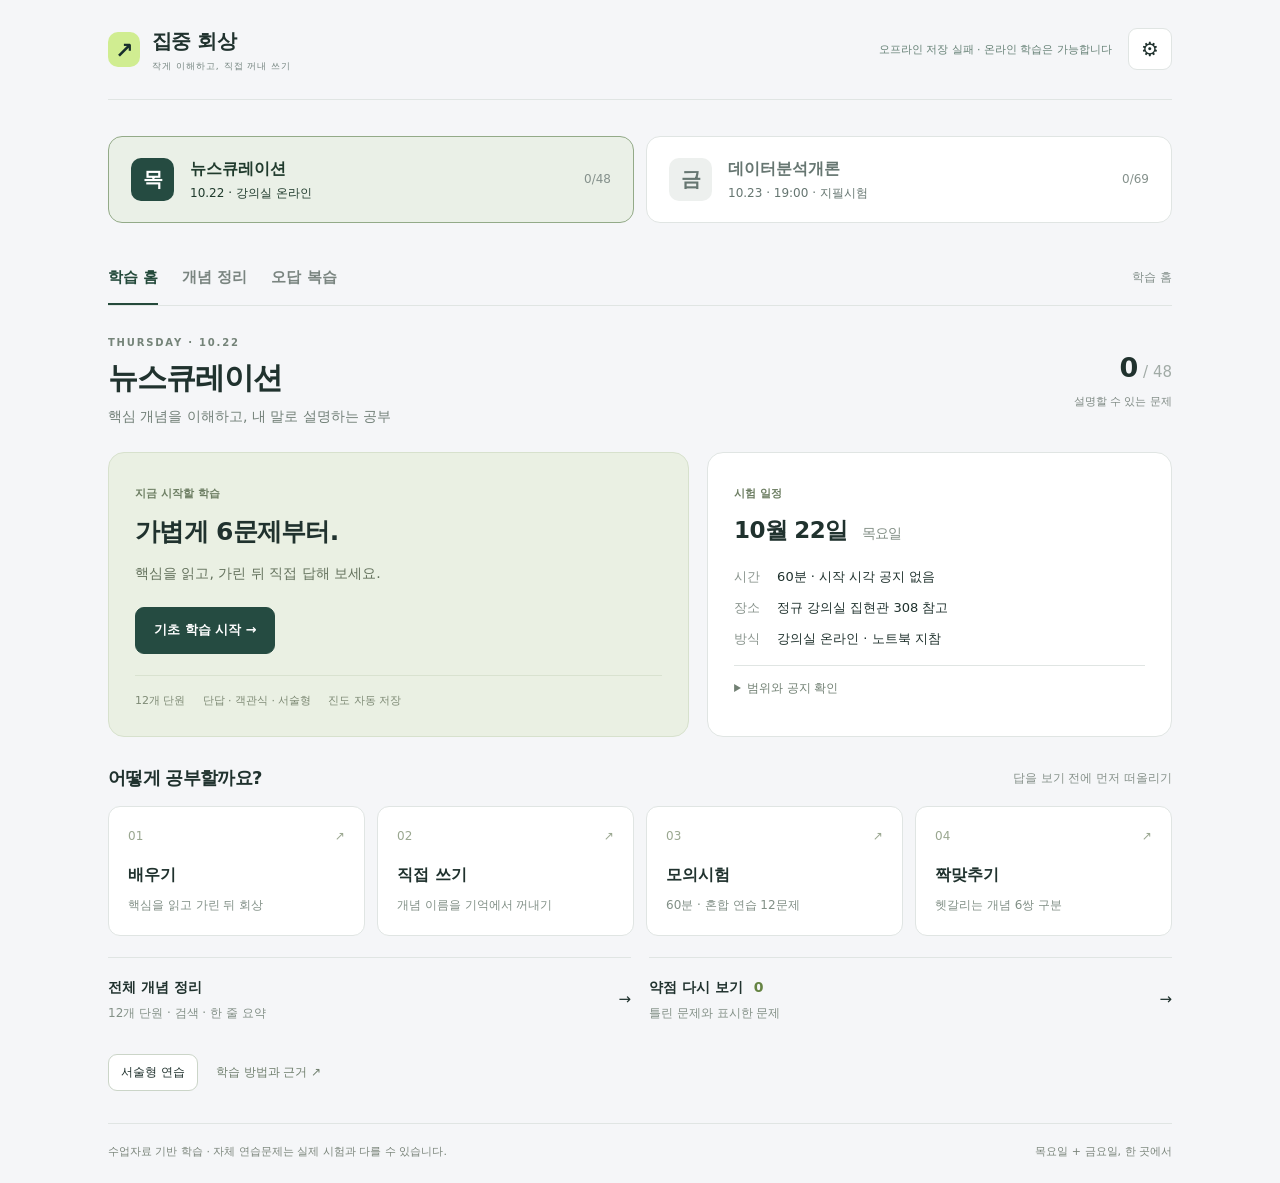
<file: index.html>
<!doctype html><html lang="ko"><head><meta charset="utf-8"><meta name="viewport" content="width=device-width,initial-scale=1,viewport-fit=cover"><meta name="theme-color" content="#254b41"><meta name="description" content="목요일 뉴스큐레이션 · 금요일 데이터분석개론 시험 공부"><meta name="apple-mobile-web-app-capable" content="yes"><meta name="apple-mobile-web-app-title" content="집중 회상"><title>뉴스큐레이션 · 집중 회상</title><link rel="manifest" href="manifest.webmanifest"><link rel="icon" href="icons/icon-192.png"><link rel="apple-touch-icon" href="icons/apple-touch-icon.png"><link rel="stylesheet" href="style.css"><link rel="stylesheet" href="pwa.css"><link rel="stylesheet" href="news.css"><link rel="stylesheet" href="layout.css"><script defer src="news-data.js"></script><script defer src="news-app.js"></script><script defer src="layout.js"></script><script defer src="pwa.js"></script></head><body><main>
 <header class="app-header"><a href="./" class="brand"><span class="brandmark">↗</span><span>집중 회상<small>작게 이해하고, 직접 꺼내 쓰기</small></span></a><div class="header-right"><span id="offline-status" role="status">저장 준비 중</span><button class="btn small" id="update-app" hidden>새 버전 적용</button><details class="settings"><summary aria-label="설정 및 진도 백업">⚙</summary><div class="settings-panel"><b>앱 설정</b><button class="btn" id="install-app">홈 화면에 설치</button><button class="btn" id="backup-progress">이 과목 진도 백업</button><button class="btn" id="restore-progress">이 과목 진도 가져오기</button><button id="export" hidden>내보내기</button><input id="import" type="file" accept="application/json" hidden><p>진도는 현재 기기에 저장됩니다.</p><a href="tuesday.html">지난 시험 · 물리 / GMSW ↗</a></div></details></div></header>
 <div class="course-tabs" aria-label="시험 과목 선택"><a class="course-tab" href="./" aria-current=page><span class="day-token">목</span><span><strong>뉴스큐레이션</strong><small>10.22 · 강의실 온라인</small></span><span class="tab-progress" id="thursday-progress">—</span></a><a class="course-tab" href="friday.html" ><span class="day-token">금</span><span><strong>데이터분석개론</strong><small>10.23 · 19:00 · 지필시험</small></span><span class="tab-progress" id="friday-progress">—</span></a></div>
 <nav class="subject-nav" aria-label="학습 메뉴"><button data-view="home" class="active">학습 홈</button><button data-view="notes">개념 정리</button><button data-view="review">오답 복습</button><span id="breadcrumb">학습 홈</span></nav>
 <div id="storage-warning" role="status" hidden></div><div id="app"></div><footer><span>수업자료 기반 학습 · 자체 연습문제는 실제 시험과 다를 수 있습니다.</span><span>목요일 + 금요일, 한 곳에서</span></footer></main><dialog id="install-help" aria-labelledby="install-title"><form method="dialog"><button class="btn small dialog-close" aria-label="설치 안내 닫기">닫기 ×</button></form><h2 id="install-title">홈 화면에서 바로 공부하기</h2><p><b>아이폰·아이패드:</b> Safari에서 이 주소를 열고 공유 버튼 → ‘홈 화면에 추가’를 선택하세요.</p><p><b>안드로이드:</b> Chrome 메뉴 → ‘앱 설치’ 또는 ‘홈 화면에 추가’를 선택하세요.</p><p><b>PC:</b> Chrome·Edge 주소창의 설치 아이콘이나 브라우저 메뉴의 앱 설치를 이용하세요.</p><p class="scope">카카오톡 등 앱 안의 브라우저에서는 설치 메뉴가 없을 수 있어요. Safari 또는 Chrome으로 열어주세요. 설치하지 않고도 그대로 공부할 수 있습니다.</p></dialog><div id="toast" role="status" aria-live="polite"></div></body></html>
</file>
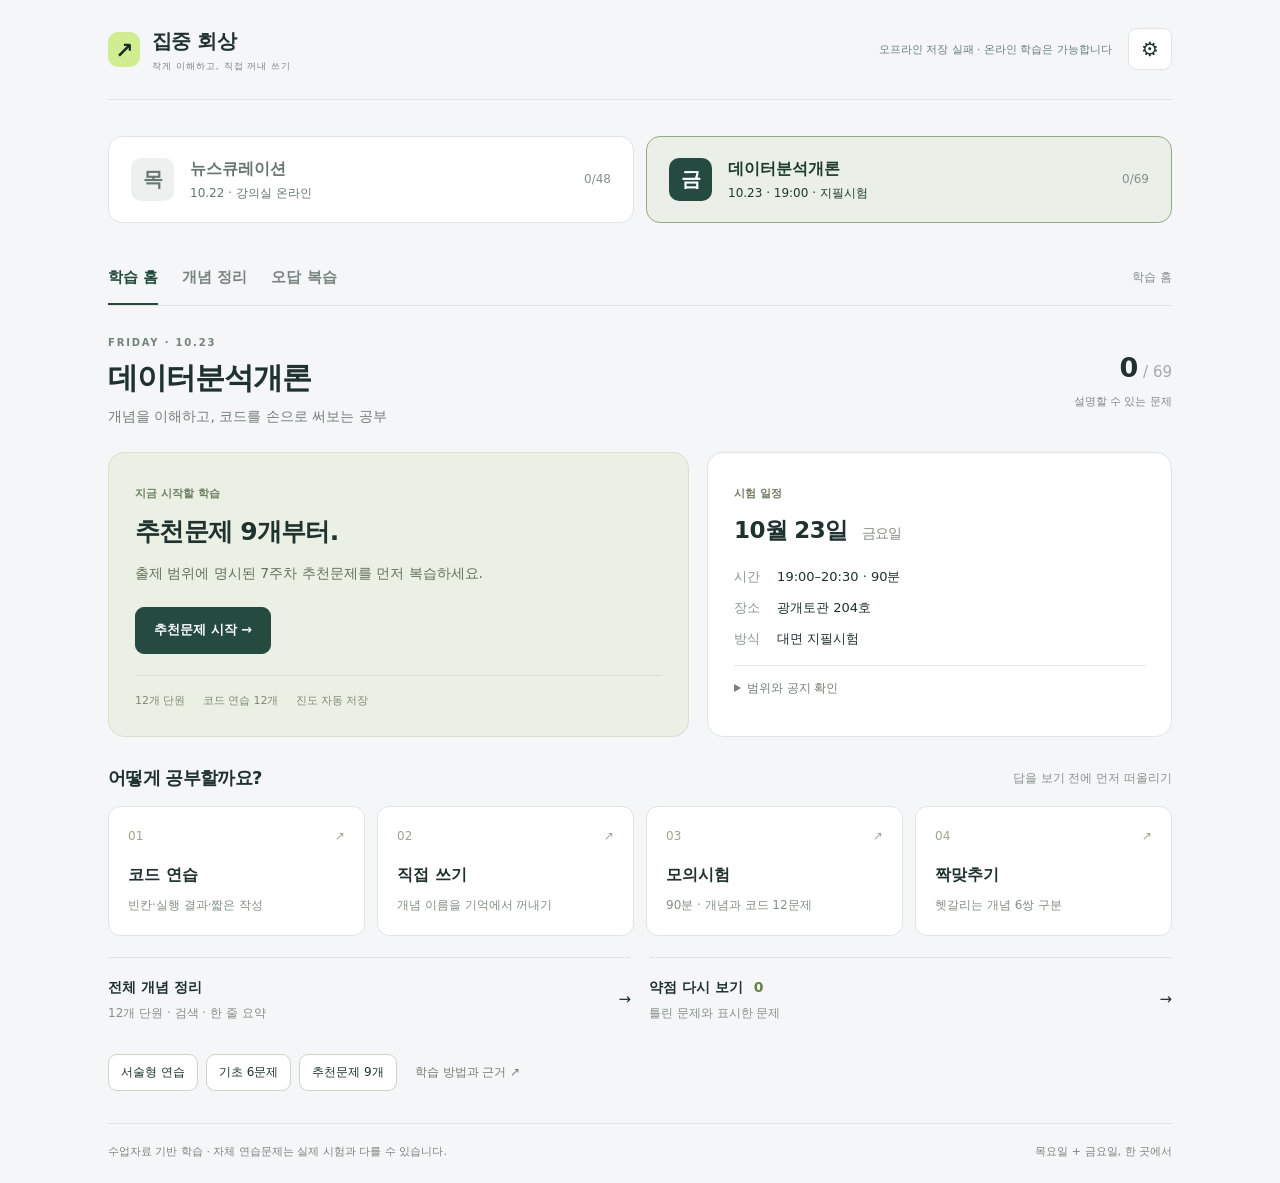
<file: friday.html>
<!doctype html><html lang="ko"><head><meta charset="utf-8"><meta name="viewport" content="width=device-width,initial-scale=1,viewport-fit=cover"><meta name="theme-color" content="#254b41"><meta name="description" content="목요일 뉴스큐레이션 · 금요일 데이터분석개론 시험 공부"><meta name="apple-mobile-web-app-capable" content="yes"><meta name="apple-mobile-web-app-title" content="집중 회상"><title>데이터분석개론 · 집중 회상</title><link rel="manifest" href="manifest.webmanifest"><link rel="icon" href="icons/icon-192.png"><link rel="apple-touch-icon" href="icons/apple-touch-icon.png"><link rel="stylesheet" href="style.css"><link rel="stylesheet" href="pwa.css"><link rel="stylesheet" href="news.css"><link rel="stylesheet" href="layout.css"><script defer src="friday-data.js"></script><script defer src="friday-app.js"></script><script defer src="layout.js"></script><script defer src="pwa.js"></script></head><body><main>
 <header class="app-header"><a href="./" class="brand"><span class="brandmark">↗</span><span>집중 회상<small>작게 이해하고, 직접 꺼내 쓰기</small></span></a><div class="header-right"><span id="offline-status" role="status">저장 준비 중</span><button class="btn small" id="update-app" hidden>새 버전 적용</button><details class="settings"><summary aria-label="설정 및 진도 백업">⚙</summary><div class="settings-panel"><b>앱 설정</b><button class="btn" id="install-app">홈 화면에 설치</button><button class="btn" id="backup-progress">이 과목 진도 백업</button><button class="btn" id="restore-progress">이 과목 진도 가져오기</button><button id="export" hidden>내보내기</button><input id="import" type="file" accept="application/json" hidden><p>진도는 현재 기기에 저장됩니다.</p><a href="tuesday.html">지난 시험 · 물리 / GMSW ↗</a></div></details></div></header>
 <div class="course-tabs" aria-label="시험 과목 선택"><a class="course-tab" href="./" ><span class="day-token">목</span><span><strong>뉴스큐레이션</strong><small>10.22 · 강의실 온라인</small></span><span class="tab-progress" id="thursday-progress">—</span></a><a class="course-tab" href="friday.html" aria-current=page><span class="day-token">금</span><span><strong>데이터분석개론</strong><small>10.23 · 19:00 · 지필시험</small></span><span class="tab-progress" id="friday-progress">—</span></a></div>
 <nav class="subject-nav" aria-label="학습 메뉴"><button data-view="home" class="active">학습 홈</button><button data-view="notes">개념 정리</button><button data-view="review">오답 복습</button><span id="breadcrumb">학습 홈</span></nav>
 <div id="storage-warning" role="status" hidden></div><div id="app"></div><footer><span>수업자료 기반 학습 · 자체 연습문제는 실제 시험과 다를 수 있습니다.</span><span>목요일 + 금요일, 한 곳에서</span></footer></main><dialog id="install-help" aria-labelledby="install-title"><form method="dialog"><button class="btn small dialog-close" aria-label="설치 안내 닫기">닫기 ×</button></form><h2 id="install-title">홈 화면에서 바로 공부하기</h2><p><b>아이폰·아이패드:</b> Safari에서 이 주소를 열고 공유 버튼 → ‘홈 화면에 추가’를 선택하세요.</p><p><b>안드로이드:</b> Chrome 메뉴 → ‘앱 설치’ 또는 ‘홈 화면에 추가’를 선택하세요.</p><p><b>PC:</b> Chrome·Edge 주소창의 설치 아이콘이나 브라우저 메뉴의 앱 설치를 이용하세요.</p><p class="scope">카카오톡 등 앱 안의 브라우저에서는 설치 메뉴가 없을 수 있어요. Safari 또는 Chrome으로 열어주세요. 설치하지 않고도 그대로 공부할 수 있습니다.</p></dialog><div id="toast" role="status" aria-live="polite"></div></body></html>
</file>
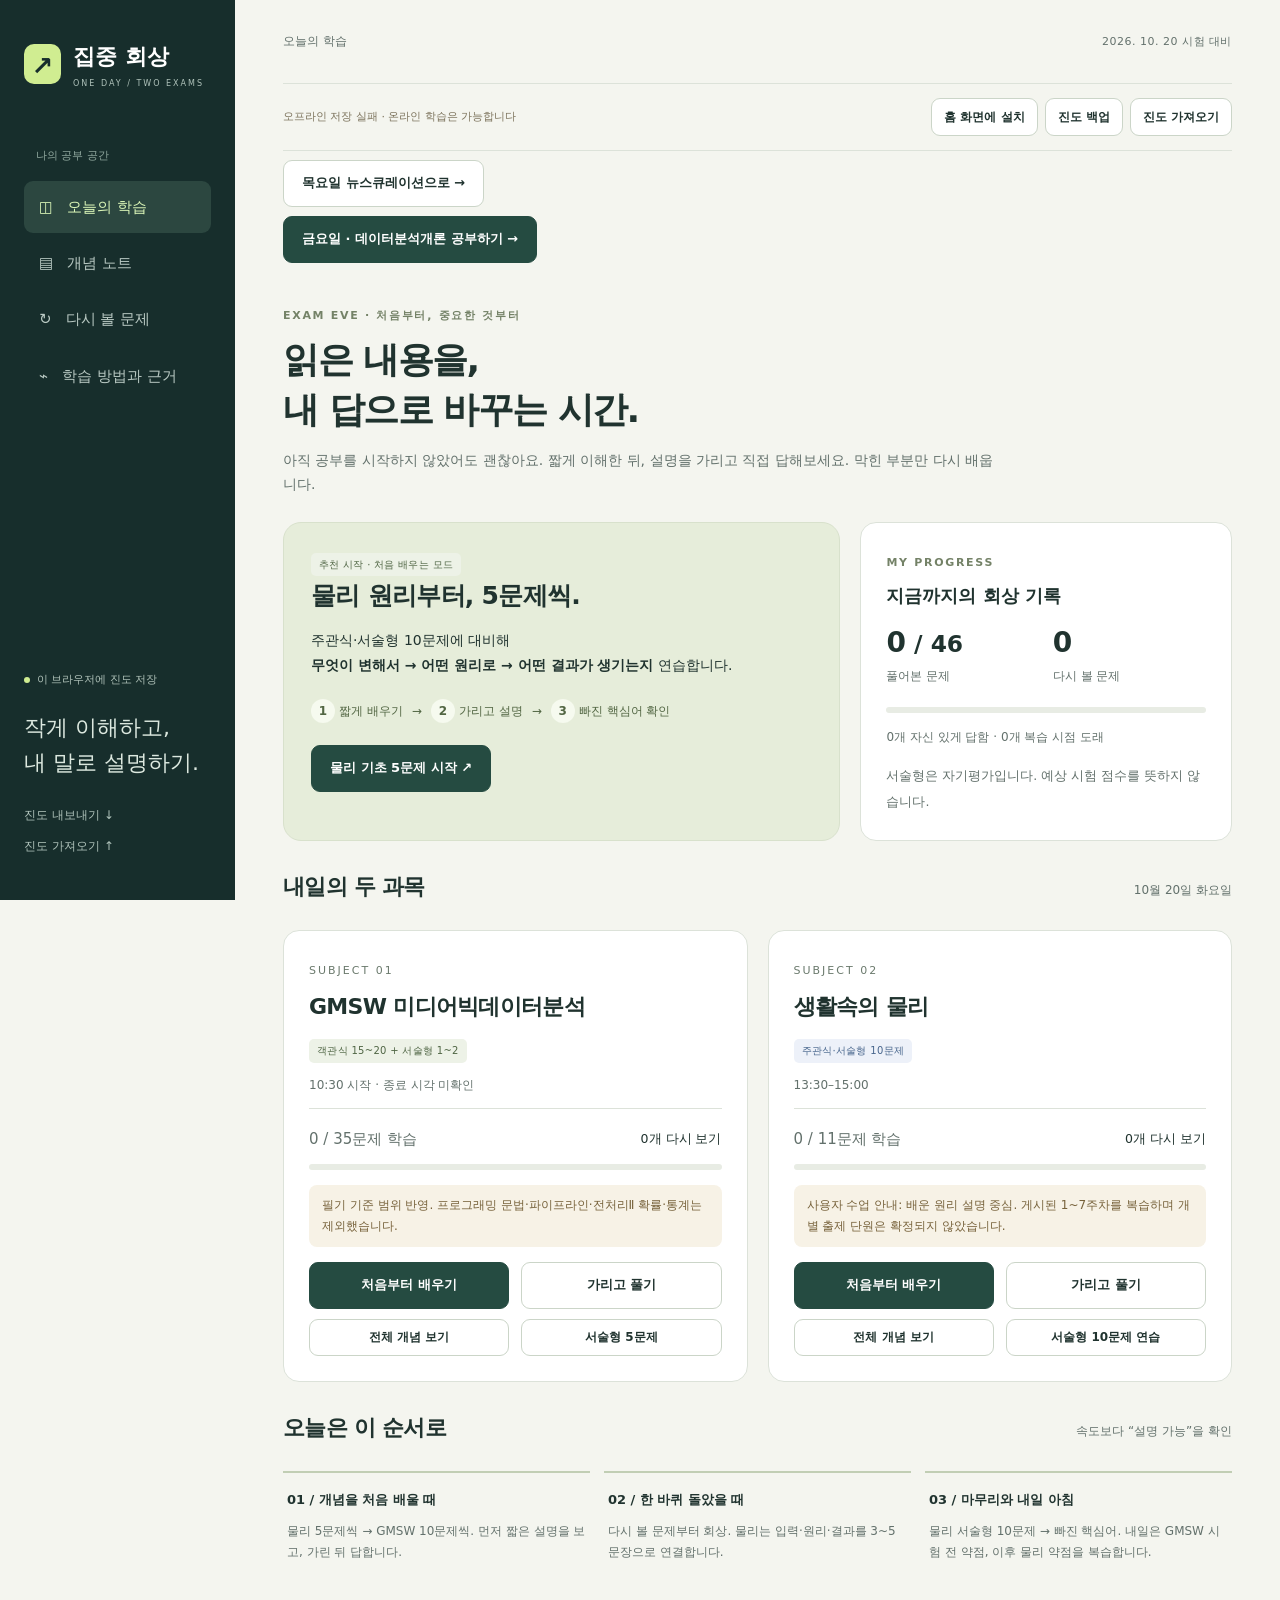
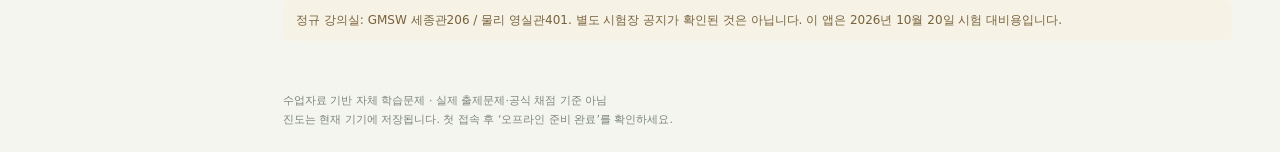
<file: tuesday.html>
<!doctype html>
<html lang="ko"><head><meta charset="utf-8"><meta name="viewport" content="width=device-width,initial-scale=1,viewport-fit=cover"><meta name="theme-color" content="#172e2c"><meta name="description" content="GMSW와 생활속의 물리, 처음 이해하고 가리고 설명하는 시험 전 집중 학습."><meta name="apple-mobile-web-app-capable" content="yes"><meta name="apple-mobile-web-app-status-bar-style" content="default"><meta name="apple-mobile-web-app-title" content="집중 회상"><link rel="manifest" href="manifest.webmanifest"><link rel="icon" href="icons/icon-192.png"><link rel="apple-touch-icon" href="icons/apple-touch-icon.png"><title>내일의 두 시험 · 집중 회상</title><link rel="stylesheet" href="style.css"><link rel="stylesheet" href="pwa.css"><script defer src="data.js"></script><script defer src="app.js"></script><script defer src="pwa.js"></script></head>
<body><aside><a href="#" class="brand" data-view="home"><span class="brandmark">↗</span><span>집중 회상<small>ONE DAY / TWO EXAMS</small></span></a><div class="side-label">나의 공부 공간</div><nav aria-label="주 메뉴"><button data-view="home" class="active">◫ <span>오늘의 학습</span></button><button data-view="notes">▤ <span>개념 노트</span></button><button data-view="mistakes">↻ <span>다시 볼 문제</span></button><button data-view="research">⌁ <span>학습 방법과 근거</span></button></nav><div class="side-bottom"><span class="live-dot"></span>이 브라우저에 진도 저장<p>작게 이해하고,<br>내 말로 설명하기.</p><button id="export">진도 내보내기 ↓</button><label class="import-label">진도 가져오기 ↑<input id="import" type="file" accept="application/json" hidden></label></div></aside>
<main><header class="topbar"><span id="breadcrumb">오늘의 학습</span><span class="date">2026. 10. 20 시험 대비</span></header><div class="app-tools"><span id="offline-status" role="status">학습자료 저장 준비 중</span><div class="row"><button class="btn small" id="install-app">홈 화면에 설치</button><button class="btn small" id="backup-progress">진도 백업</button><button class="btn small" id="restore-progress">진도 가져오기</button><button class="btn small" id="update-app" hidden>새 버전 적용</button></div></div><div id="storage-warning" role="status" hidden></div><p><a class="btn" href="./">목요일 뉴스큐레이션으로 →</a></p><p class="course-switch"><a class="btn primary" href="friday.html">금요일 · 데이터분석개론 공부하기 →</a></p><div id="app"></div><footer>수업자료 기반 자체 학습문제 · 실제 출제문제·공식 채점 기준 아님<br>진도는 현재 기기에 저장됩니다. 첫 접속 후 ‘오프라인 준비 완료’를 확인하세요.</footer></main><dialog id="install-help" aria-labelledby="install-title"><form method="dialog"><button class="btn small dialog-close" aria-label="설치 안내 닫기">닫기 ×</button></form><h2 id="install-title">홈 화면에서 바로 공부하기</h2><p><b>아이폰·아이패드:</b> Safari에서 이 주소를 열고 공유 버튼 → ‘홈 화면에 추가’를 선택하세요.</p><p><b>안드로이드:</b> Chrome 메뉴 → ‘앱 설치’ 또는 ‘홈 화면에 추가’를 선택하세요.</p><p><b>PC:</b> Chrome·Edge 주소창의 설치 아이콘이나 브라우저 메뉴의 앱 설치를 이용하세요.</p><p class="scope">카카오톡 등 앱 안의 브라우저에서는 설치 메뉴가 없을 수 있어요. Safari 또는 Chrome으로 열어주세요. 설치하지 않고도 그대로 공부할 수 있습니다.</p></dialog><div id="toast" role="status" aria-live="polite"></div></body></html>
</file>
<file: style.css>
:root{--bg:#f4f5ef;--paper:#fff;--ink:#20332f;--muted:#63716c;--line:#dce2d9;--green:#254b41;--lime:#d0ed91;--orange:#b65430;--blue:#385f99}*{box-sizing:border-box}body{margin:0;background:var(--bg);color:var(--ink);font:15px/1.75 'Noto Sans KR',system-ui,sans-serif}button,input,textarea,select{font:inherit}button,a,label{touch-action:manipulation}button{cursor:pointer}button:disabled{cursor:default;opacity:.5}button:focus-visible,a:focus-visible,input:focus-visible,textarea:focus-visible,select:focus-visible{outline:3px solid #609ccc;outline-offset:3px}a{color:var(--green);text-underline-offset:3px}aside{position:fixed;inset:0 auto 0 0;width:235px;background:#172e2c;color:#d7e5df;padding:38px 24px;display:flex;flex-direction:column}.brand{display:flex;align-items:center;gap:12px;text-decoration:none;color:white;font-size:22px;font-weight:700}.brandmark{background:var(--lime);color:#172e2c;width:37px;height:40px;border-radius:10px;text-align:center;font-size:26px}.brand small{display:block;font-size:8px;letter-spacing:2px;font-weight:400;color:#afc2ba}.side-label{margin:55px 12px 12px;font-size:11px;color:#92aaa0}nav button{display:flex;gap:14px;width:100%;padding:13px 15px;margin:4px 0;background:none;border:0;color:#b9c9c3;border-radius:9px;text-align:left}nav button.active{background:#2c4740;color:#dbf6b7}nav button:hover{background:#244039}.side-bottom{margin-top:auto;font-size:11px;color:#b1c3ba}.side-bottom p{font-size:22px;font-weight:500;line-height:1.6;color:#dce8df;margin:20px 0}.side-bottom button,.import-label{font-size:12px;border:0;background:none;color:#afc2ba;padding:5px 0;display:block;cursor:pointer}.live-dot{display:inline-block;width:6px;height:6px;background:var(--lime);border-radius:50%;margin-right:7px}main{margin-left:235px;padding:0 48px;max-width:1550px}.topbar{height:84px;border-bottom:1px solid var(--line);display:flex;justify-content:space-between;align-items:center;font-size:12px;color:var(--muted)}.date{font-size:11px;letter-spacing:.5px}#app{padding-top:34px;max-width:1100px;margin:auto}.eyebrow{font-size:11px;letter-spacing:1.7px;font-weight:700;color:#748267}h1{font-size:36px;line-height:1.4;letter-spacing:-1.5px;margin:10px 0 12px}h2{font-size:22px;letter-spacing:-.7px;line-height:1.6;margin:0 0 12px}h3{font-size:18px;line-height:1.6;margin:8px 0 12px}p{margin:9px 0}.muted{color:var(--muted)}.intro{max-width:720px;font-size:14px}.row{display:flex;align-items:center;gap:12px;flex-wrap:wrap}.spread{justify-content:space-between}.hero{display:grid;grid-template-columns:1.5fr 1fr;gap:20px;margin:25px 0}.hero-main{border-radius:18px;padding:27px;background:#e6edda;border:1px solid #d8e1cc;position:relative;overflow:hidden}.hero-main h2{font-size:25px}.hero-main p{max-width:460px;font-size:14px}.step-line{display:flex;gap:9px;align-items:center;margin:22px 0;color:#526643;font-size:12px}.step-line b{background:#f6faef;border-radius:50%;width:24px;height:24px;display:inline-grid;place-items:center;margin-right:4px}.panel{background:var(--paper);border:1px solid var(--line);border-radius:16px;padding:25px}.stats{display:grid;grid-template-columns:1fr 1fr;gap:13px;margin:10px 0 19px}.stat b{display:block;font-size:28px;line-height:1.4}.stat span{font-size:12px;color:var(--muted)}.progress{height:6px;background:#e8ece4;border-radius:9px;overflow:hidden}.progress span{height:100%;display:block;background:#7c9e54;transition:width .3s}.btn{display:inline-flex;gap:8px;align-items:center;justify-content:center;border:1px solid #cbd5c8;background:#fff;color:var(--ink);border-radius:9px;padding:11px 18px;font-weight:600;font-size:13px;text-decoration:none}.btn:hover{background:#eef3e8}.btn.primary{background:var(--green);color:white;border-color:var(--green)}.btn.primary:hover{background:#15382e}.btn.lime{background:var(--lime);border-color:var(--lime);color:#233c2e}.btn.small{padding:7px 12px;font-size:12px}.btn.danger{color:#9e4228}.courses{display:grid;grid-template-columns:1fr 1fr;gap:20px}.course{position:relative}.course-num{font-size:11px;letter-spacing:2px;color:#6b7a6d}.course h2{font-size:22px;margin-top:7px}.badge{display:inline-block;font-size:10px;letter-spacing:.3px;border-radius:5px;padding:3px 8px;background:#edf2e7;color:#4f6544;margin-right:4px}.badge.blue{background:#edf1f9;color:#47658c}.course-meta{font-size:12px;color:var(--muted);padding:12px 0;border-bottom:1px solid var(--line);margin-bottom:17px}.scope{font-size:12px;color:#77623b;background:#f7f2e6;border-radius:8px;padding:10px 13px;margin:15px 0}.course .btn{flex:1}.section-title{display:flex;justify-content:space-between;align-items:baseline;margin:28px 0 14px}.section-title small{font-size:12px;color:var(--muted)}.plan{display:grid;grid-template-columns:repeat(3,1fr);gap:14px}.plan-item{border-top:2px solid #c1ceb4;padding:13px 4px}.plan-item b{font-size:13px}.plan-item p{font-size:12px;color:var(--muted)}footer{font-size:11px;color:#7b857b;padding:35px 0 22px;max-width:1100px;margin:auto}.session-head{display:flex;justify-content:space-between;align-items:center;margin-bottom:20px}.timer{font-variant-numeric:tabular-nums;font-size:16px;font-weight:700}.study-card{max-width:850px;margin:20px auto;padding:30px}.study-card h2{font-size:25px;line-height:1.65;letter-spacing:-.6px}.stage{font-size:11px;font-weight:700;letter-spacing:1px;color:#718254;margin-bottom:15px}.teaching{background:#f2f5ed;border-left:3px solid #a9c27f;padding:18px 22px;margin:20px 0}.teaching p{font-size:14px;margin:12px 0}.answer-area{width:100%;min-height:150px;resize:vertical;background:#fbfcf8;border:1px solid #cad5c3;border-radius:9px;padding:15px;color:var(--ink);line-height:1.9}.options{display:grid;gap:10px;margin:20px 0}.option{text-align:left;background:#fcfdf9;border:1px solid var(--line);border-radius:9px;padding:14px 17px;color:var(--ink)}.option b{display:inline-grid;place-items:center;border:1px solid var(--line);border-radius:5px;width:25px;height:25px;margin-right:12px;font-size:12px}.option.right{background:#e8f2dc;border-color:#9ebf7b;opacity:1}.option.wrong{background:#fbebe5;border-color:#d7a18d;opacity:1}.feedback{background:#edf4e5;border-radius:12px;padding:21px;margin:20px 0}.feedback.incorrect{background:#fbefe7}.feedback p{white-space:pre-line;font-size:14px}.keywords{padding:0;list-style:none}.keywords li{padding:7px 0;border-bottom:1px solid #d8e3ce;font-size:13px}.keywords input{accent-color:var(--green);margin-right:9px;width:16px;height:16px}.trap{font-size:12px;color:#9c5134;margin:16px 0}.grade{display:grid;grid-template-columns:repeat(3,1fr);gap:9px;margin-top:20px}.grade button{display:block;padding:12px 8px}.grade small{display:block;font-weight:400;font-size:10px}.filters{display:flex;gap:9px;margin:20px 0;flex-wrap:wrap}select,input[type=search]{border:1px solid #cfd8c8;border-radius:8px;padding:10px;background:#fff;color:var(--ink)}input[type=search]{flex:1;min-width:180px}details.note{background:white;border:1px solid var(--line);border-radius:12px;margin:12px 0;padding:17px 21px}summary{cursor:pointer;font-weight:600}details.note p{font-size:14px;margin:15px 0}.reference{font-size:11px;color:#72806e}.note-links{display:flex;gap:8px;flex-wrap:wrap}.research{margin-bottom:15px}.research p{font-size:14px}.empty{text-align:center;padding:45px 20px}.empty .big{font-size:50px;color:#789c55}.status-line{font-size:12px;color:var(--muted);margin:14px 0}.mini-list{list-style:none;padding:0}.mini-list li{display:flex;justify-content:space-between;gap:14px;padding:15px 0;border-bottom:1px solid var(--line)}.mini-list small{display:block;color:var(--muted)}#toast{position:fixed;bottom:22px;left:50%;transform:translateX(-50%);background:#172e2c;color:white;padding:12px 20px;border-radius:9px;display:none;z-index:10;font-size:13px;max-width:90vw}#storage-warning{background:#ffe4cf;padding:10px;font-size:12px}.model-hint{border-top:1px dashed #cfd8c8;padding-top:10px;font-size:12px;color:var(--muted)}.writing-frame{font-size:12px;color:#66794d;margin:15px 0}.confidence{display:flex;align-items:center;gap:10px;font-size:12px;color:var(--muted);margin:14px 0}.confidence select{font-size:12px;padding:6px}.resume{margin:20px 0;padding:17px;background:#fff7df;border:1px solid #e5d5a6;border-radius:12px}.hidden{display:none!important} .exam-answer{margin:20px 0}.exam-answer textarea{min-height:120px}.exam-answer h3{font-size:17px}
@media(min-width:1500px){main{margin:auto;padding-left:283px;max-width:1600px}}@media(max-width:1050px){aside{width:190px;padding:30px 18px}main{margin-left:190px;padding:0 25px}.hero{grid-template-columns:1fr}.hero .panel{display:none}.course h2{font-size:19px}}@media(max-width:720px){aside{position:static;width:auto;padding:17px 19px;display:block}.brand{font-size:20px}.brand small{font-size:7px}.brandmark{height:32px;width:32px;font-size:22px}.side-label,.side-bottom{display:none}nav{display:flex;gap:2px;margin-top:15px}nav button{font-size:12px;margin:0;justify-content:center;padding:9px 5px;gap:5px}nav button span{font-size:11px}main{margin:0;padding:0 18px}.topbar{height:52px;font-size:11px}.date{font-size:10px}#app{padding-top:25px}h1{font-size:29px}.hero{margin:20px 0;gap:0}.hero-main{padding:23px}.hero-main h2{font-size:23px}.courses{grid-template-columns:1fr;gap:14px}.panel{padding:22px}.plan{grid-template-columns:1fr}.plan-item{padding:10px 3px}.section-title{align-items:flex-start;gap:12px}.section-title h2{font-size:20px}.study-card{padding:22px 18px}.study-card h2{font-size:21px}.grade{gap:5px}.grade .btn{font-size:11px;padding:11px 4px}.teaching{padding:13px 15px}.session-head{gap:8px}.step-line{font-size:11px;gap:5px} .mini-list li{flex-wrap:wrap}}
</file>
<file: pwa.css>
.app-tools{padding:14px 0;border-bottom:1px solid var(--line);display:flex;align-items:center;justify-content:space-between;gap:12px;flex-wrap:wrap}.app-tools .row{gap:7px}.app-tools .btn{min-height:38px}#offline-status{font-size:11px;color:#7b725b}#offline-status.ready{color:#3c6a40}dialog{max-width:520px;width:calc(100% - 32px);border:1px solid #ccd6c6;border-radius:16px;padding:26px;background:#fafff6;color:#20332f}dialog::backdrop{background:#0b201a99}dialog h2{margin-top:30px}dialog p{font-size:14px}.dialog-close{float:right}[hidden]{display:none!important}@media(display-mode:standalone){body{padding-top:env(safe-area-inset-top)}main{padding-bottom:env(safe-area-inset-bottom)}}@media(max-width:720px){.app-tools{gap:9px}.app-tools .btn{font-size:11px;padding:8px 10px}.step-line{flex-wrap:wrap}.step-line>span{white-space:nowrap}textarea{font-size:16px}.answer-area{min-height:170px}.grade .btn{min-height:56px}}
</file>
<file: news.css>
.mode-grid{display:grid;grid-template-columns:repeat(4,1fr);gap:14px;margin:22px 0}.mode-card{background:#fff;border:1px solid #d6dfd8;border-radius:18px;text-align:left;padding:24px;cursor:pointer;color:#172e2c;min-height:135px}.mode-card b,.mode-card span{display:block}.mode-card span{font-size:13px;margin-top:12px;line-height:1.6}.mode-card:hover{background:#edf4dd;transform:translateY(-2px)}.deck-grid{display:grid;grid-template-columns:repeat(3,minmax(0,1fr));gap:16px;margin:24px 0}.deck-grid .panel{margin:0;min-width:0}.deck-grid h3{line-height:1.5}.deck-grid p{font-size:14px;line-height:1.8}.short-input{display:block;width:100%;box-sizing:border-box;background:white;color:#172e2c;border:1px solid #a9b9ac;border-radius:12px;padding:16px;font:inherit;font-size:16px;line-height:1.7}.key-chips{display:flex;gap:8px;flex-wrap:wrap;margin:18px 0}.key-chips span{background:#edf4dd;border-radius:20px;padding:5px 12px;font-size:13px}.one-line{font-weight:400;font-size:15px;line-height:1.8}.selected{outline:3px solid #427461!important;background:#edf4dd!important}.match-grid{display:grid;grid-template-columns:1fr 1.6fr;gap:16px}.match-item{width:100%;min-height:108px;margin-bottom:12px;padding:18px;border:1px solid #bbc8bf;border-radius:14px;background:white;text-align:left;font:inherit;line-height:1.6;color:#172e2c;cursor:pointer}.match-item:disabled{opacity:.35;background:#dce8ce;cursor:default}.test-question{margin:18px 0}.test-options label{display:block;padding:14px;margin:8px 0;background:#f1f5ef;border-radius:10px}.test-options input{accent-color:#345d45}.exam-toolbar{position:sticky;top:0;z-index:3;background:#edf4dd;padding:16px;display:flex;align-items:center;justify-content:space-between;border-radius:14px}.study-card p{line-height:1.9}a{overflow-wrap:anywhere}button:focus-visible,a:focus-visible{outline:3px solid #547b40;outline-offset:3px}.side-bottom>a{display:block;color:#e1efc7;margin-bottom:14px}@media(max-width:1100px){.deck-grid{grid-template-columns:repeat(2,minmax(0,1fr))}.mode-grid{grid-template-columns:repeat(2,1fr)}}@media(max-width:600px){.deck-grid{grid-template-columns:1fr}.mode-card{padding:16px;min-height:120px}.match-grid{grid-template-columns:1fr 1.3fr;gap:8px}.match-item{font-size:13px;padding:12px;min-height:145px}.exam-toolbar{gap:8px;font-size:14px}.session-head{flex-wrap:wrap;gap:12px}}
.hero .panel{display:block!important}
</file>
<file: layout.css>
:root{--bg:#f5f6f8;--ink:#20322e;--line:#e0e5e3;--green:#254b41}body{font-size:15px}main{margin:0 auto!important;padding:0 28px!important;max-width:1120px!important}.app-header{display:flex;align-items:center;justify-content:space-between;gap:15px;padding:24px 0;border-bottom:1px solid var(--line)}.brand{font-size:20px;color:var(--ink);letter-spacing:-.6px}.brand small{color:#73837e;letter-spacing:1px;font-size:9px}.brandmark{width:32px;height:35px;font-size:22px}.header-right{display:flex;align-items:center;gap:16px}.header-right #offline-status{font-size:11px;color:#658075}.settings{position:relative}.settings>summary{list-style:none;display:grid;place-items:center;border:1px solid var(--line);border-radius:9px;width:44px;height:42px;font-size:20px;background:white}.settings>summary::-webkit-details-marker{display:none}.settings-panel{position:absolute;right:0;top:50px;z-index:20;width:260px;padding:20px;border:1px solid var(--line);border-radius:14px;background:white;box-shadow:0 12px 35px #243c3120}.settings-panel .btn,.settings-panel>label{display:flex;width:100%;margin:7px 0;min-height:44px;justify-content:center}.settings-panel a{font-size:13px}.settings-panel p{font-size:12px;color:#73837e}.course-tabs{display:grid;grid-template-columns:1fr 1fr;gap:12px;margin:26px 0 0}.course-tab{display:flex;align-items:center;gap:16px;padding:18px 22px;border:1px solid var(--line);border-radius:14px;color:#667671;text-decoration:none;background:white}.day-token{display:grid;place-items:center;border-radius:10px;background:#edf0ee;width:43px;height:43px;flex-shrink:0;font-size:20px;font-weight:700}.course-tab strong{display:block;font-size:16px}.course-tab small{display:block;font-size:12px}.course-tab .tab-progress{margin-left:auto;font-size:12px;color:#85918c}.course-tab[aria-current=page]{background:#eaf0e7;border-color:#93aa88;color:#203b2d}.course-tab[aria-current=page] .day-token{background:#254b41;color:white}.subject-nav{display:flex;gap:24px;margin:18px 0 0;border-bottom:1px solid var(--line)}.subject-nav button{background:none;color:#7a8580;width:auto;padding:13px 0;margin:0;border-radius:0;font-weight:600;border-bottom:2px solid transparent;min-height:48px}.subject-nav button.active{color:#244a3b;background:none;border-bottom-color:#244a3b}.subject-nav button:hover{background:none;color:#244a3b}#breadcrumb{margin-left:auto;align-self:center;color:#85918c;font-size:12px}#app{padding-top:28px;max-width:none}.welcome{display:flex;align-items:center;justify-content:space-between;margin-bottom:24px;gap:20px}.welcome h1{font-size:30px;margin:5px 0;letter-spacing:-1px}.welcome p{font-size:14px;color:#728078;margin:0}.eyebrow{font-size:10px;letter-spacing:1.8px;color:#758479}.progress-summary{text-align:right;flex-shrink:0}.progress-summary b{display:block;font-size:27px;line-height:1.4}.progress-summary b small{font-size:15px;color:#a1aba6;font-weight:400}.progress-summary span{font-size:11px;color:#7f8a84}.focus-grid{display:grid;grid-template-columns:1.25fr 1fr;gap:18px}.focus-card{background:#eaf0e3;border:1px solid #d7e1cd;border-radius:16px;padding:26px}.tiny-label{font-size:11px;color:#6d7e63;font-weight:600}.focus-card h2{font-size:25px;margin:7px 0}.focus-card p{font-size:14px;color:#64725d;max-width:380px}.focus-actions{margin:21px 0;display:flex;gap:8px}.focus-actions .btn{min-height:46px}.focus-foot{display:flex;gap:17px;font-size:11px;color:#7e8a75;padding-top:15px;border-top:1px solid #d9e2d0}.exam-card{padding:26px;border:1px solid var(--line);border-radius:16px;background:white}.exam-card h2{font-size:23px;margin:7px 0 17px}.exam-card em{font-size:14px;font-style:normal;color:#849087;margin-left:7px;font-weight:400}.exam-card dl{margin:0}.exam-card dl div{display:flex;margin:8px 0;gap:15px;font-size:13px}.exam-card dt{color:#8a958e;min-width:28px}.exam-card dd{margin:0}.exam-card details{font-size:12px;margin-top:15px;border-top:1px solid var(--line);padding-top:12px}.exam-card summary{color:#718073;font-weight:400}.exam-card details p{line-height:1.8}.section-heading{display:flex;align-items:center;justify-content:space-between;margin:27px 0 13px}.section-heading h2{font-size:18px;margin:0}.section-heading>span{color:#87928b;font-size:12px}.practice-grid{display:grid;grid-template-columns:repeat(4,1fr);gap:12px}.practice-tile{background:white;border:1px solid var(--line);padding:19px;border-radius:12px;text-align:left;color:var(--ink);transition:background .15s,transform .15s}.practice-tile:hover{background:#f0f5eb;transform:translateY(-2px)}.practice-tile>span{display:flex;justify-content:space-between;color:#9aa790;font-size:12px;margin-bottom:14px}.practice-tile i,.bottom-links i{font-style:normal}.practice-tile b{display:block;font-size:16px}.practice-tile small{display:block;font-size:12px;color:#829087;margin-top:6px}.bottom-links{display:grid;grid-template-columns:1fr 1fr;gap:18px;margin:21px 0 12px}.bottom-links button{display:flex;justify-content:space-between;align-items:center;padding:16px 0;border:0;border-top:1px solid var(--line);background:none;text-align:left;color:var(--ink)}.bottom-links b{font-size:14px}.bottom-links small{display:block;color:#839087;font-size:12px;margin-top:3px}.bottom-links em{font-style:normal;color:#658343;margin-left:6px}.extra-practice{display:flex;align-items:center;gap:8px;flex-wrap:wrap}.text-button{padding:10px;background:none;border:0;font-size:12px;color:#71806f}.extra-practice .btn{font-weight:400}.in-session #app{padding-top:22px}.study-card{background:white;border:1px solid var(--line);border-radius:16px;margin-top:16px}.short-input{font-size:16px}footer{border-top:1px solid var(--line);margin-top:30px;padding-top:18px;font-size:11px;display:flex;gap:12px;justify-content:space-between}.code-block{white-space:pre-wrap;overflow-wrap:anywhere;padding:18px;border-radius:12px;background:#172e2c;color:#e9f3db;font:14px/1.8 Consolas,monospace}.study-card h2,.test-question h3,.feedback p,.study-card>.muted{white-space:pre-wrap;overflow-wrap:anywhere}.study-card h2,.test-question h3{font-size:21px}.exam-toolbar{top:0}.session-head{font-size:13px}button:focus-visible,a:focus-visible,summary:focus-visible{outline:3px solid #7ba58b;outline-offset:3px}
@media(max-width:720px){main{padding:0 18px!important}.app-header{padding:17px 0}.header-right{gap:9px}.header-right #offline-status{font-size:9px;max-width:86px;text-align:right}.brand{font-size:18px}.brand small{font-size:8px}.course-tabs{gap:8px;margin-top:18px}.course-tab{padding:12px;gap:9px}.day-token{width:30px;height:34px;font-size:16px}.course-tab strong{font-size:13px}.course-tab small{font-size:10px}.course-tab .tab-progress{display:none}.subject-nav{gap:24px;margin-top:10px}.subject-nav button{font-size:13px}#breadcrumb{display:none}#app{padding-top:22px}.welcome{gap:10px;margin-bottom:18px}.welcome h1{font-size:25px}.welcome p{font-size:12px;max-width:230px}.progress-summary b{font-size:23px}.progress-summary span{font-size:9px}.focus-grid{grid-template-columns:1fr;gap:12px}.focus-card{padding:21px}.focus-card h2{font-size:23px}.focus-actions{margin:17px 0}.focus-card p{font-size:13px}.focus-foot{font-size:10px;gap:13px}.exam-card{padding:17px 20px}.exam-card h2{font-size:20px;margin:5px 0 11px}.exam-card dl div{font-size:12px;margin:5px 0}.exam-card details{margin-top:10px;padding-top:8px}.section-heading{margin-top:24px}.section-heading>span{display:none}.practice-grid{grid-template-columns:1fr 1fr;gap:10px}.practice-tile{padding:16px;min-height:128px}.practice-tile>span{margin-bottom:9px}.practice-tile small{font-size:11px}.bottom-links{gap:12px}.bottom-links small{font-size:10px}.extra-practice{gap:6px}footer{display:block;line-height:1.9}.study-card{padding:20px 16px}.study-card h2{font-size:19px}.settings-panel{width:240px}.grade .btn{min-height:44px}.subject-nav{overflow-x:auto}.exam-toolbar .btn{font-size:12px}.match-item{min-height:150px}}
footer>span{display:block}.header-right{flex-wrap:wrap;justify-content:flex-end;min-width:0}.app-header>.brand{flex-shrink:0}
.course-tabs{position:sticky;top:0;z-index:8;background:var(--bg);padding:10px 0}.exam-toolbar{top:100px}@media(max-width:720px){.exam-toolbar{top:87px}}
</file>
